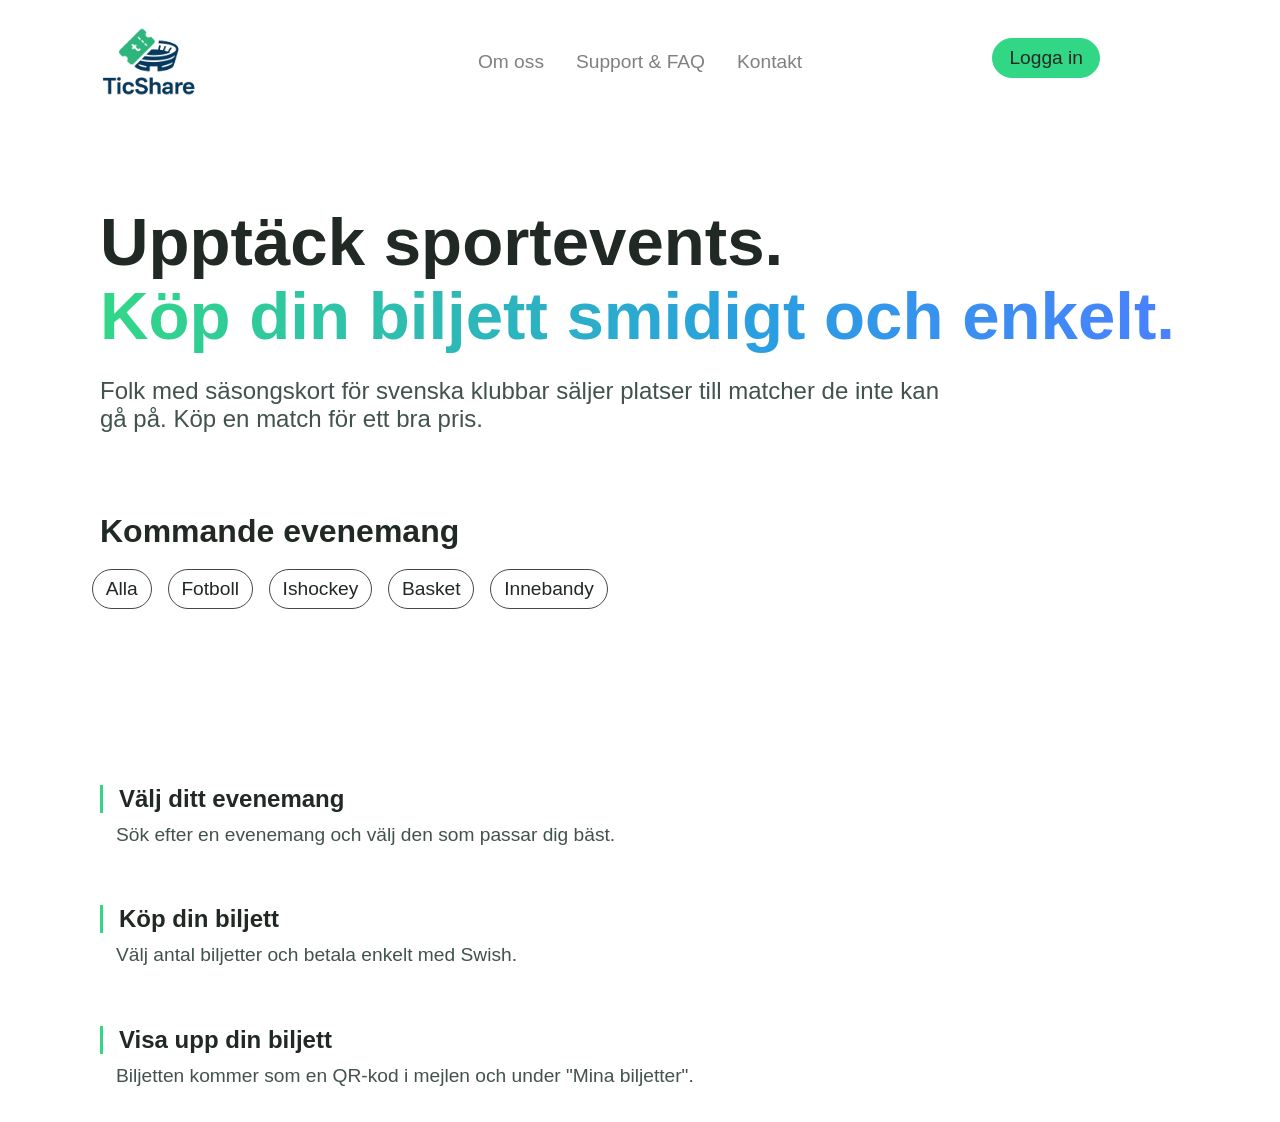
<file: index.html>
<!DOCTYPE html>
<html lang="sv">
<head>
    <meta charset="UTF-8">
    <meta name="viewport" content="width=device-width, initial-scale=1.0">
    <title>Ticshare UF</title>

    <link rel="stylesheet" href="global.css">
    <link rel="stylesheet" href="CSS/start.css">

    <script src="script.js" defer></script>
</head>
<body>
    <div class="toppen">
        <img src="bilder/Ticshare-logga.png" alt="Ticshare UF logga" class="logo">

        <nav>
            <a href="#Såfunkardet">Om oss</a>
            <a href="html/faq.html">Support & FAQ</a>
            <a href="#kontakt">Kontakt</a>
            
            <a class="login" href="html/login.html">Logga in</a>
        </nav>

    </div>


    <header>
        <h1 class="huvudrubrik">Upptäck sportevents.</h1>
        <h1 class="underrubrik">Köp din biljett smidigt och enkelt.</h1>
        <p class="underbeskrivning">Folk med säsongskort för svenska klubbar säljer platser till matcher de inte kan gå på. Köp en match för ett bra pris.</p>
    </header>

    <section class="events" id="evenemang">
        <h2 class="kommande-events">Kommande evenemang</h2>

            <nav class="välja">
                <a class="välj">Alla</a>
                <a class="välj">Fotboll</a>
                <a class="välj">Ishockey</a>
                <a class="välj">Basket</a>
                <a class="välj">Innebandy</a>

            </nav>
    </section>


    <div class="såfunkardet" id="Såfunkardet">
        
        <div class="såfunkardet-innehåll">
            <h3 class="därför-rubrik">Välj ditt evenemang</h3>
            <p class="därför-beskrivning">Sök efter en evenemang och välj den som passar dig bäst.</p>
        </div>

        <div class="såfunkardet-innehåll">
            <h3 class="därför-rubrik">Köp din biljett</h3>
            <p class="därför-beskrivning">Välj antal biljetter och betala enkelt med Swish.</p>
        </div>

        <div class="såfunkardet-innehåll">
            <h3 class="därför-rubrik">Visa upp din biljett</h3>
            <p class="därför-beskrivning">Biljetten kommer som en QR-kod i mejlen och under "Mina biljetter".</p>


    </div>

    
</body>
</html>
</file>
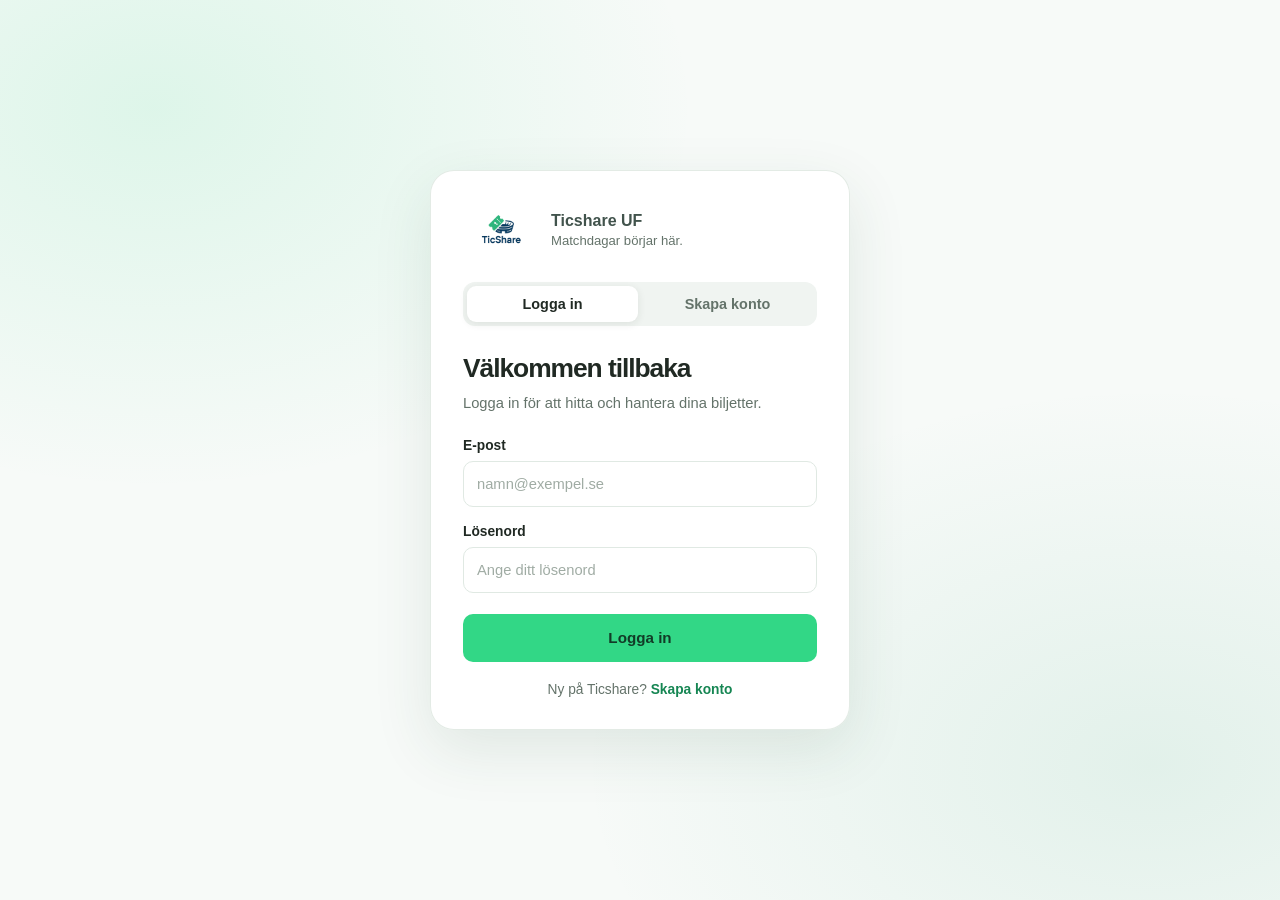
<file: html/login.html>
<!DOCTYPE html>
<html lang="sv">
<head>
    <meta charset="UTF-8">
    <meta name="viewport" content="width=device-width, initial-scale=1.0">
    <meta name="theme-color" content="#f4fbf6">
    <title>Logga in | Ticshare UF</title>

    <link rel="stylesheet" href="../global.css">
    <link rel="stylesheet" href="../CSS/login.css">
</head>


<body class="login">
    <main class="inloggningssida">
        <!-- <a class="tillbaka" href="../index.html" aria-label="Tillbaka till Ticshare UF">
            <img src="../bilder/Ticshare-logga.png" alt="Ticshare UF">
            <span>Tillbaka till startsidan</span>
        </a> -->

        <section class="inloggningskort" aria-label="Ticshare UF konto">
            <div class="kort-varumarke">
                <img src="../bilder/Ticshare-logga.png" alt="Ticshare UF">
                <div>
                    <p class="varumarkesnamn">Ticshare UF</p>
                    <p class="varumarkestext">Matchdagar börjar här.</p>
                </div>
            </div>

            <input class="flikval" type="radio" name="konto-flik" id="flik-logga-in" checked>
            <input class="flikval" type="radio" name="konto-flik" id="flik-skapa-konto">
            <div class="flikar" role="group" aria-label="Välj inloggning eller skapa konto">
                <label for="flik-logga-in">Logga in</label>
                <label for="flik-skapa-konto">Skapa konto</label>
            </div>

            <div class="konto-innehall">
                <section class="konto-panel panel-logga-in">
                    <h1 id="kort-rubrik">Välkommen tillbaka</h1>
                    <p class="introtext">Logga in för att hitta och hantera dina biljetter.</p>
                    <div role="group" aria-label="Inloggningsuppgifter">

                        <div class="formfalt">
                            <label for="inloggning-epost">E-post</label>
                            <input id="inloggning-epost" name="email" type="email" autocomplete="email" placeholder="namn@exempel.se" required>
                        </div>


                        <div class="formfalt">
                            <label for="inloggning-losenord">Lösenord</label>
                            <input id="inloggning-losenord" name="password" type="password" autocomplete="current-password" placeholder="Ange ditt lösenord" required>
                        </div>


                        <button class="skicka-knapp" type="button">Logga in</button>
                    </div>

                    <p class="byt-lage">Ny på Ticshare? <label for="flik-skapa-konto">Skapa konto</label></p>
                </section>


                <section class="konto-panel panel-skapa-konto">
                    <h1>Skapa ditt konto</h1>
                    <p class="introtext">Kom igång och hitta din nästa matchupplevelse.</p>
                    <div role="group" aria-label="Uppgifter för nytt konto">

                        <div class="formfalt">
                            <label for="konto-namn">Namn</label>
                            <input id="konto-namn" name="name" type="text" autocomplete="name" placeholder="Ditt namn" required>
                        </div>

                        <div class="formfalt">
                            <label for="konto-epost">E-post</label>
                            <input id="konto-epost" name="email" type="email" autocomplete="email" placeholder="namn@exempel.se" required>
                        </div>

                        <div class="formfalt">
                            <label for="konto-losenord">Lösenord</label>
                            <input id="konto-losenord" name="password" type="password" autocomplete="new-password" placeholder="Minst 8 tecken" minlength="8" required>
                        </div>

                        <button class="skicka-knapp" type="button">Skapa konto</button>
                    </div>

                    <p class="byt-lage">Har du redan ett konto? <label for="flik-logga-in">Logga in</label></p>
                </section>
            </div>
        </section>

    </main>
</body>
</html>
</file>
<file: global.css>
body{
    height: 100%;
    color: #202923;
    font-family: 'MS Sans Serif', Geneva, sans-serif;   
    padding: 5rem;

    max-width: 1120px;
    margin: 0 auto;
    padding: 0 20px;
    
}

p{
    font-size: 1.5rem;
    color: #41534C;
}

a{
    text-decoration: none;
    color: grey;
}

a:hover{
    color: black;
}

h2{
    font-size: 2rem;
}
</file>
<file: CSS/start.css>
header{
    font-size: 2.1rem;
}

.huvudrubrik .underrubrik{
    font-weight: 500;
}

header h1{
    margin: 0;
    line-height: 1.1;
}

.underrubrik{
    background: linear-gradient(90deg, #32d786 0%, #29a0e0 60%, #4a80ff 100%);
    -webkit-background-clip: text;
    -webkit-text-fill-color: transparent;
    background-clip: text;
    color: transparent;
}

.underbeskrivning{
    max-width: 860px;
}


.logo{
    width: 8rem;
    margin-left: -1rem;
}

.toppen{
    margin-bottom: 8.3rem;
}

*{
    box-sizing: border-box;
}

nav {
    margin-top: -2.5rem;
    font-size: 1.2rem;
    color: #bfbfbf;

    display: flex;
    justify-content: center;
    gap: 2rem;
    margin-top: -5rem;
    position: relative;
    align-items: center;
}

.login{
    border: 0.1rem solid #32d786;
    border-radius: 2rem;
    background-color: #32d786;
    padding: 0.5rem 1rem;
    color: #202923;
    margin-top: -0.8rem;


    position: absolute;
    right: 5rem;
    top: 0;
}

.kommande-events{
    margin-top: 5rem;   
}

.välja{
    display: flex;
    justify-content: left;
    gap: 2rem;
    margin-top: 1rem;
}

.välj{
    border: 0.1rem solid rgb(71, 70, 70);
    border-radius: 2rem;

    padding: 0.5rem;
    padding-left: 0.8rem;
    padding-right: 0.8rem;
    color: #202923;
    cursor: pointer;
    margin: -0.5rem;
}

.välj.vald {
    display: grid;
    border-color: linear-gradient(90deg, #32d786 50%, #29a0e0 50%);
    background-color: rgb(67, 67, 160);
}

.såfunkardet{
    padding-top: 10rem;
    font-size: 2.5rem;
}

.såfunkardet-innehåll{
    max-width: 1000px;

    display: flex;
    flex-direction: column;
    
}

.därför-rubrik{
    font-size: 1.5rem;
    border-left: 3px solid #32d786;
    padding-left: 1rem;
}

.därför-beskrivning{
    font-size: 1.2rem;
    padding-bottom: 1rem;
    margin-top: -0.8rem;
    padding-left: 1rem;
}
</file>
<file: CSS/login.css>
.login{
    max-width: 11200px;
}

:root {
    color-scheme: light;
    --gron: #32d786;
    --morkgron: #168653;
    --text: #202923;
    --dampad-text: #64736a;
    --kant: #e0e9e3;
}

* {
    box-sizing: border-box;
}

body {
    min-height: 100vh;
    max-width: none;
    margin: 0;
    padding: 24px;
    color: var(--text);
    font-family: Arial, Helvetica, sans-serif;
    background:
        radial-gradient(ellipse at 12% 12%, rgba(50, 215, 134, 0.13), transparent 34%),
        radial-gradient(ellipse at 90% 85%, rgba(41, 160, 112, 0.10), transparent 35%),
        #f7faf8;
}

.inloggningssida {
    min-height: calc(100vh - 48px);
    display: grid;
    place-items: center;
    position: relative;
}

/* .tillbaka {
    position: absolute;
    top: 4px;
    left: 0;
    display: inline-flex;
    align-items: center;
    gap: 10px;
    padding: 8px 14px 8px 8px;
    border: 1px solid var(--kant);
    border-radius: 14px;
    color: var(--dampad-text);
    font-size: 0.9rem;
    text-decoration: none;
    background: rgba(255, 255, 255, 0.82);
    box-shadow: 0 3px 12px rgba(34, 79, 54, 0.05);
    transition: border-color 160ms ease, color 160ms ease, box-shadow 160ms ease, background-color 160ms ease;

    
}

.tillbaka:hover {
    color: var(--morkgron);
    border-color: rgba(50, 215, 134, 0.65);
    background: #fff;
    box-shadow: 0 5px 16px rgba(34, 79, 54, 0.10);
}

.tillbaka img {
    display: block;
    width: 112px;
    height: 72px;
    object-fit: contain;
} */

.inloggningskort {
    width: min(100%, 420px);
    padding: 32px;
    border: 1px solid rgba(224, 233, 227, 0.9);
    border-radius: 24px;
    background: rgba(255, 255, 255, 0.96);
    box-shadow: 0 20px 60px rgba(34, 79, 54, 0.11);
}

.kort-varumarke {
    display: flex;
    align-items: center;
    gap: 12px;
    margin-bottom: 25px;
}

.kort-varumarke img {
    display: block;
    width: 76px;
    height: 54px;
    object-fit: contain;
}

.kort-varumarke p {
    margin: 0;
}

.varumarkesnamn {
    font-size: 1rem;
    font-weight: 700;
}

.varumarkestext {
    margin-top: 3px !important;
    color: var(--dampad-text);
    font-size: 0.82rem;
}

.flikval {
    position: absolute;
    width: 1px;
    height: 1px;
    overflow: hidden;
    clip: rect(0, 0, 0, 0);
    white-space: nowrap;
    clip-path: inset(50%);
}

.flikar {
    display: grid;
    grid-template-columns: 1fr 1fr;
    gap: 4px;
    padding: 4px;
    margin-bottom: 27px;
    border-radius: 12px;
    background: #f0f4f1;
}

.flikar label {
    padding: 10px 12px;
    border-radius: 9px;
    color: var(--dampad-text);
    cursor: pointer;
    font-size: 0.9rem;
    font-weight: 600;
    text-align: center;
    transition: background-color 160ms ease, color 160ms ease, box-shadow 160ms ease;
}

#flik-logga-in:checked ~ .flikar label[for="flik-logga-in"],
#flik-skapa-konto:checked ~ .flikar label[for="flik-skapa-konto"] {
    color: var(--text);
    background: #fff;
    box-shadow: 0 2px 8px rgba(32, 41, 35, 0.09);
}

#flik-logga-in:focus-visible ~ .flikar label[for="flik-logga-in"],
#flik-skapa-konto:focus-visible ~ .flikar label[for="flik-skapa-konto"] {
    outline: 3px solid rgba(50, 215, 134, 0.55);
    outline-offset: 2px;
}

.konto-panel h1 {
    margin: 0;
    color: var(--text);
    font-size: 1.65rem;
    letter-spacing: -0.04em;
}

.introtext {
    margin: 8px 0 23px;
    color: var(--dampad-text);
    font-size: 0.92rem;
    line-height: 1.5;
}

.formfalt {
    display: grid;
    gap: 8px;
    margin-bottom: 17px;
}

.formfalt label {
    font-size: 0.86rem;
    font-weight: 600;
}

.formfalt input {
    width: 100%;
    min-height: 46px;
    padding: 0 13px;
    border: 1px solid var(--kant);
    border-radius: 10px;
    outline: none;
    color: var(--text);
    background: #fff;
    font: inherit;
    font-size: 0.92rem;
    transition: border-color 160ms ease, box-shadow 160ms ease;
}

.formfalt input::placeholder {
    color: #a0aca4;
}

.formfalt input:focus {
    border-color: var(--gron);
    box-shadow: 0 0 0 3px rgba(50, 215, 134, 0.16);
}

.skicka-knapp {
    width: 100%;
    min-height: 48px;
    margin-top: 4px;
    border: 0;
    border-radius: 10px;
    color: #123b27;
    background: var(--gron);
    cursor: pointer;
    font: inherit;
    font-size: 0.95rem;
    font-weight: 700;
    transition: background-color 160ms ease, transform 160ms ease;
}

.skicka-knapp:hover {
    background: #24c879;
}

.skicka-knapp:active {
    transform: translateY(1px);
}

.byt-lage {
    margin: 20px 0 0;
    color: var(--dampad-text);
    font-size: 0.86rem;
    text-align: center;
}

.byt-lage label {
    color: var(--morkgron);
    cursor: pointer;
    font-weight: 700;
}

.byt-lage label:hover {
    text-decoration: underline;
}

.sidfotstext {
    margin: 25px 0 0;
    color: #839087;
    font-size: 0.78rem;
    text-align: center;
}

.panel-skapa-konto {
    display: none;
}

#flik-skapa-konto:checked ~ .konto-innehall .panel-logga-in {
    display: none;
}

#flik-skapa-konto:checked ~ .konto-innehall .panel-skapa-konto {
    display: block;
}

@media (max-width: 520px) {
    body {
        padding: 20px 16px;
    }

    .inloggningssida {
        min-height: calc(100vh - 40px);
        padding-top: 54px;
    }

    .tillbaka {
        top: 0;
    }

    .inloggningskort {
        padding: 26px 22px;
        border-radius: 20px;
    }
}

@media (prefers-reduced-motion: reduce) {
    *,
    *::before,
    *::after {
        scroll-behavior: auto !important;
        transition-duration: 0.01ms !important;
    }
}
</file>
